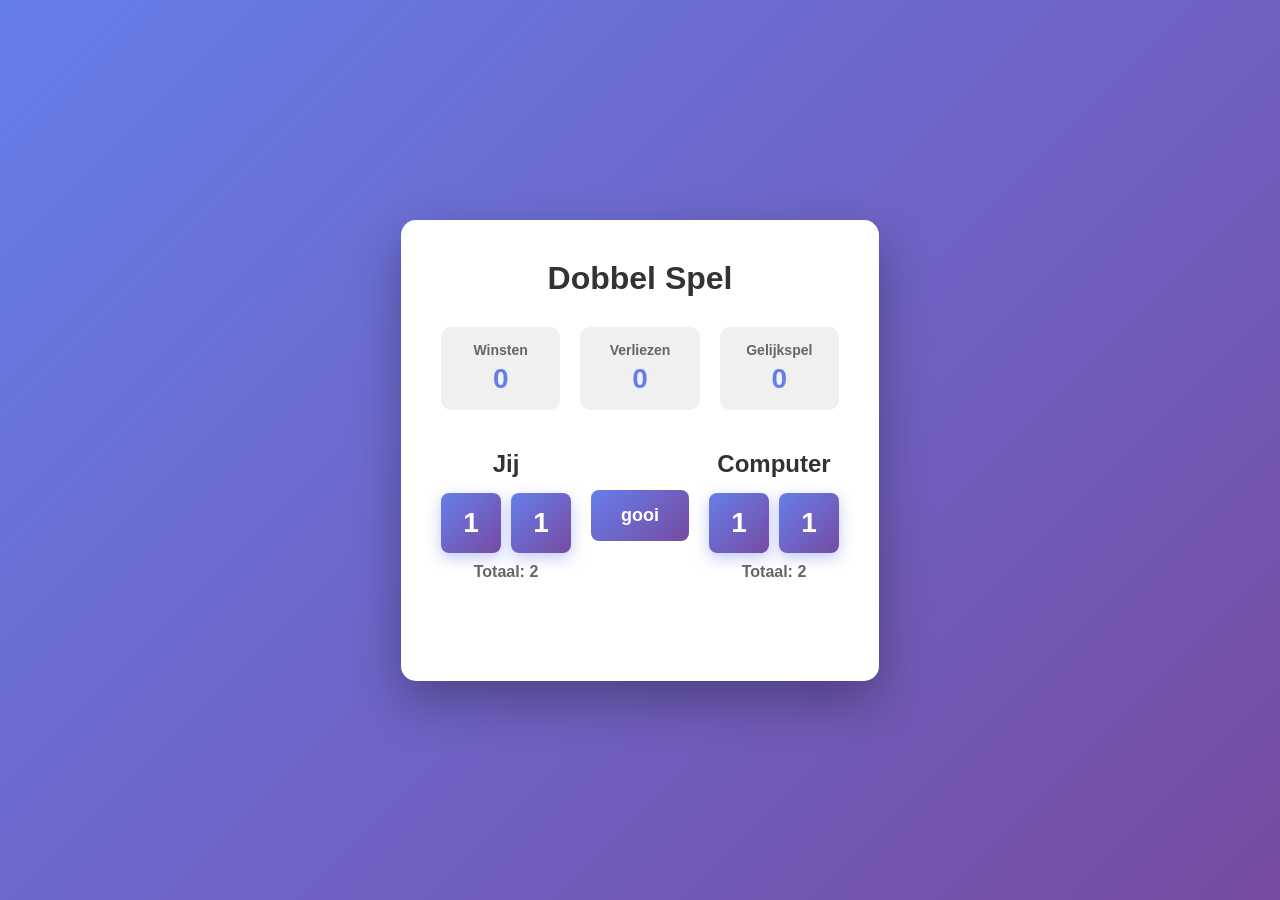
<file: Eindopdracht/dobbel spel/index.html>
<!DOCTYPE html>
<html>
<head>
    <title>Dobbel Spel</title>
    <link rel="stylesheet" href="style.css">
</head>
<body>
    <div class="container">
        <h1>Dobbel Spel</h1>
        
        <div class="score">
            <div class="score-item">
                <h3>Winsten</h3>
                <p id="wins">0</p>
            </div>
            <div class="score-item">
                <h3>Verliezen</h3>
                <p id="losses">0</p>
            </div>
            <div class="score-item">
                <h3>Gelijkspel</h3>
                <p id="draws">0</p>
            </div>
        </div>

        <div class="game">
            <div class="player">
                <h2>Jij</h2>
                <div class="dice-container">
                    <div class="dice" id="player1">1</div>
                    <div class="dice" id="player2">1</div>
                </div>
                <p class="total">Totaal: <span id="playerTotal">2</span></p>
            </div>

            <button id="playBtn" onclick="playGame()">gooi</button>

            <div class="player">
                <h2>Computer</h2>
                <div class="dice-container">
                    <div class="dice" id="computer1">1</div>
                    <div class="dice" id="computer2">1</div>
                </div>
                <p class="total">Totaal: <span id="computerTotal">2</span></p>
            </div>
        </div>

        <p id="result"></p>
    </div>

    <script src="script.js"></script>
</body>
</html>
</file>
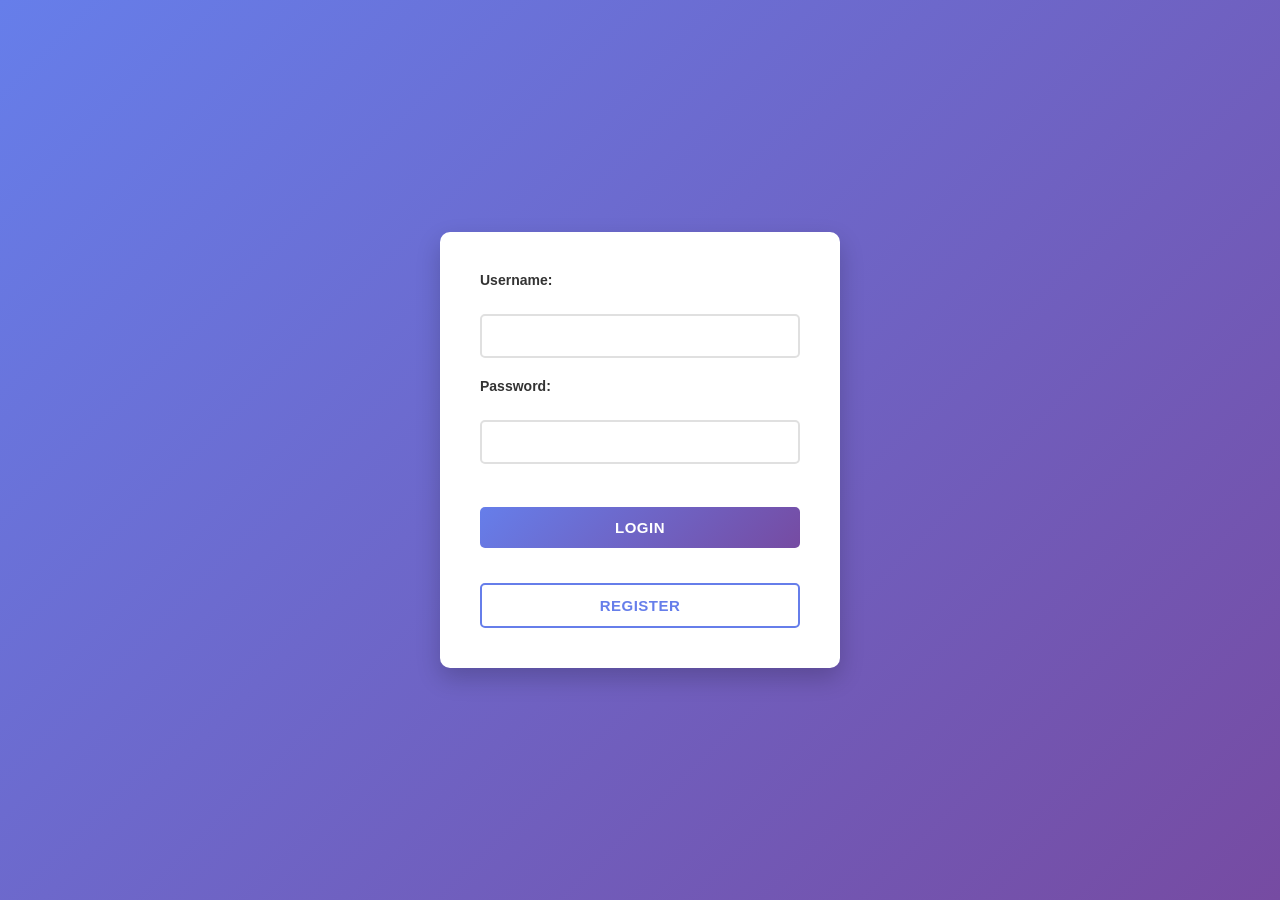
<file: Eindopdracht/login/index.html>
<!DOCTYPE html>
<html lang="en">
<head>
    <meta charset="UTF-8">
    <meta name="viewport" content="width=device-width, initial-scale=1.0">
    <title>Login</title>
    <link rel="stylesheet" href="style.css">
</head>
<body>
    <form onsubmit="login(event)">
        <label for="Username">Username:</label><br>
  <input type="text" id="username" name="username" value="">
  <br>
  <label for="Password">Password:</label>
  <br>
  <input type="password" id="password" name="password" value="">
  <br>
  <br>
  <input type="submit" value="Login">
  <br>
  <input class="register" type="button" value="Register" onclick="register()">
    </form>
    <script src="script.js"></script>
</body>
</html>
</file>
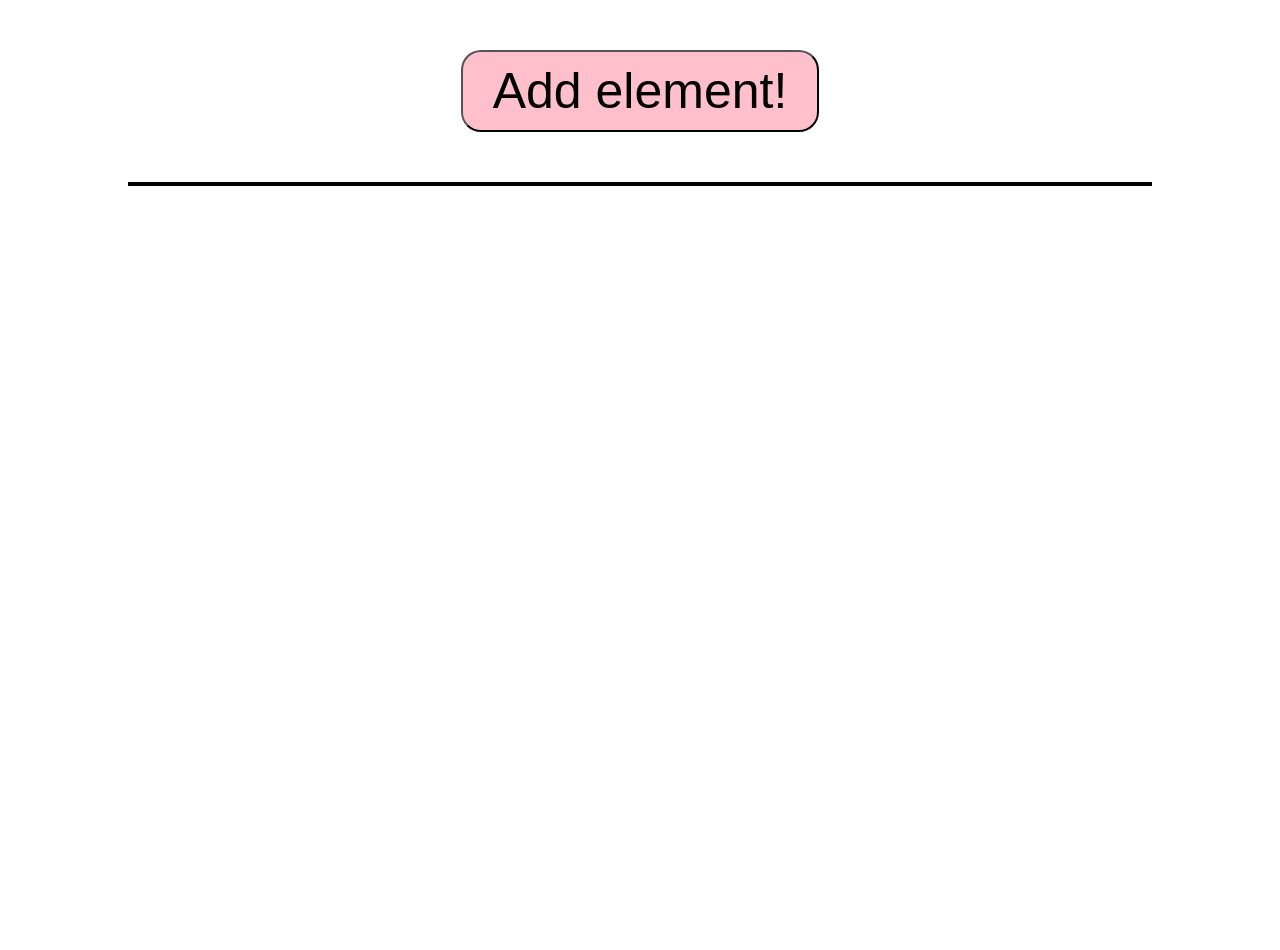
<file: javaScriptDom/opdracht1/htmlStarterFile.html>
<!DOCTYPE html>
<html lang="en">

<head>
  <meta charset="UTF-8" />
  <meta name="viewport" content="width=device-width, initial-scale=1.0" />
  <meta http-equiv="X-UA-Compatible" content="IE=edge, chrome=1" />
  <link rel="shortcut icon" type="image/png" href="#" />

  <title>Javascript-opdracht UI</title>
  <meta name="description" content="Javascript-toets" />

  <style>
    :root {
      --board-primary-color: rgba(191, 128, 64, 1);
      --background-primary-color: rgba(1, 1, 1, 1);
    }

    *,
    *:after,
    *:before {
      margin: 0;
      padding: 0;
      box-sizing: inherit;
    }

    html {
      box-sizing: border-box;
      font-size: 62.5%;
      
    }

    body {
      font-family: "Courier new", monospace;
      line-height: 1.7;
      letter-spacing: 0.1rem;
      word-spacing: 0.1rem;

      min-height: 100vh;
      min-width: 100vw;

      display: flex;
      flex-direction: column;
      justify-content: flex-start;
      align-items: center;

      margin-top: 5rem;
    }

    .button-container {
      display: flex;
      margin-bottom: 5rem;
    }

    .button {
      padding: 1rem 3rem;
      font-size: 5rem;
      background-color: pink;
      border-radius: 2rem;
    }

    .container {
      border: 2px solid black;
      width: 80vw;

      display: flex;
      justify-content: flex-start;
      align-items: center;
      flex-wrap: wrap;
    }

    .container__item {
      flex: 0 0 calc(100% / 7);
      padding: 2rem;

      font-size: 3rem;

      display: flex;
      justify-content: center;
      align-items: center;
    }

    .container__item:nth-child(5n) {
      background-color: red;
    }

    .container__item:nth-child(5n + 1) {
      background-color: blue;
    }

    .container__item:nth-child(5n + 2) {
      background-color: green;
    }

    .container__item:nth-child(5n + 3) {
      background-color: yellow;
    }

    .container__item:nth-child(5n + 4) {
      background-color: purple;
    }
  </style>
</head>

<body>
  <div class="button-container">
    <button onclick="buttonClicked()" class="button-container__item button">Add element!</button>
  </div>
  <div class="container">

  </div>
  <script>
    const div = document.querySelector(".container");

    let i = 0;

    function buttonClicked() {
      if (i === 49) return;

      const item = document.createElement("div");
      item.classList.add("container__item");
      item.textContent = i;
      i++;

      div.appendChild(item);
    }

  </script>
</body>

</html>
</file>
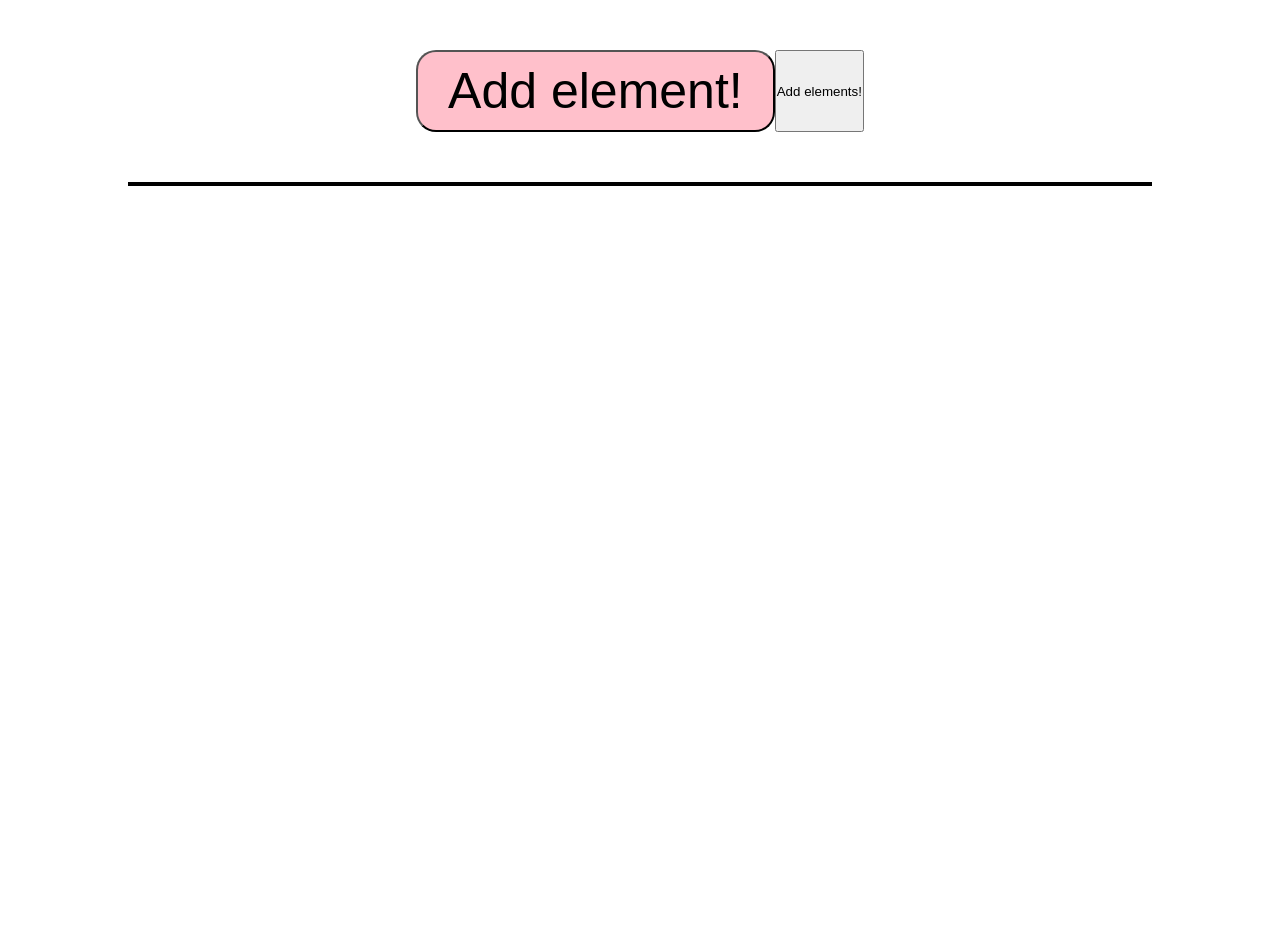
<file: javaScriptDom/opdracht2/htmlStarterFile.html>
<!DOCTYPE html>
<html lang="en">

<head>
  <meta charset="UTF-8" />
  <meta name="viewport" content="width=device-width, initial-scale=1.0" />
  <meta http-equiv="X-UA-Compatible" content="IE=edge, chrome=1" />
  <link rel="shortcut icon" type="image/png" href="#" />

  <title>Javascript-opdracht UI</title>
  <meta name="description" content="Javascript-toets" />

  <style>
    :root {
      --board-primary-color: rgba(191, 128, 64, 1);
      --background-primary-color: rgba(1, 1, 1, 1);
    }

    *,
    *:after,
    *:before {
      margin: 0;
      padding: 0;
      box-sizing: inherit;
    }

    html {
      box-sizing: border-box;
      font-size: 62.5%;

    }

    body {
      font-family: "Courier new", monospace;
      line-height: 1.7;
      letter-spacing: 0.1rem;
      word-spacing: 0.1rem;

      min-height: 100vh;
      min-width: 100vw;

      display: flex;
      flex-direction: column;
      justify-content: flex-start;
      align-items: center;

      margin-top: 5rem;
    }

    .button-container {
      display: flex;
      margin-bottom: 5rem;
    }

    .button {
      padding: 1rem 3rem;
      font-size: 5rem;
      background-color: pink;
      border-radius: 2rem;
    }

    .container {
      border: 2px solid black;
      width: 80vw;

      display: flex;
      justify-content: flex-start;
      align-items: center;
      flex-wrap: wrap;
    }

    .container__item {
      flex: 0 0 calc(100% / 7);
      padding: 2rem;

      font-size: 3rem;

      display: flex;
      justify-content: center;
      align-items: center;
    }

    .container__item:nth-child(5n) {
      background-color: red;
    }

    .container__item:nth-child(5n + 1) {
      background-color: blue;
    }

    .container__item:nth-child(5n + 2) {
      background-color: green;
    }

    .container__item:nth-child(5n + 3) {
      background-color: yellow;
    }

    .container__item:nth-child(5n + 4) {
      background-color: purple;
    }
  </style>
</head>

<body>
  <div class="button-container">
    <button onclick="buttonClicked()" class="button-container__item button">Add element!</button>
    <button onclick="buttonClicked2()" class="button-container__item button2">Add elements!</button>
  </div>
  <div class="container">

  </div>
  <script>
    const div = document.querySelector(".container");

    let i = 0;

    function buttonClicked() {
      if (i === 49) return;

      const item = document.createElement("div");
      item.classList.add("container__item");
      item.textContent = i;
      i++;

      div.appendChild(item);
    }



    function buttonClicked2() {
      const current = div.children.length;
      if (current >= 49) return;

      for (let x = current; x < 49; x++) {
        const item = document.createElement("div");
        item.classList.add("container__item");
        item.textContent = i;
        i++;

        div.appendChild(item);
      }
    }



  </script>
</body>

</html>
</file>
<file: Eindopdracht/dobbel spel/style.css>
* {
    margin: 0;
    padding: 0;
    box-sizing: border-box;
}

body {
    font-family: Arial, sans-serif;
    background: linear-gradient(135deg, #667eea 0%, #764ba2 100%);
    min-height: 100vh;
    display: flex;
    justify-content: center;
    align-items: center;
}

.container {
    background: white;
    padding: 40px;
    border-radius: 15px;
    box-shadow: 0 20px 50px rgba(0, 0, 0, 0.3);
    text-align: center;
    max-width: 600px;
}

h1 {
    color: #333;
    margin-bottom: 30px;
    font-size: 32px;
}

.score {
    display: flex;
    justify-content: space-around;
    margin-bottom: 40px;
    gap: 20px;
}

.score-item {
    background: #f0f0f0;
    padding: 15px;
    border-radius: 10px;
    flex: 1;
}

.score-item h3 {
    color: #666;
    font-size: 14px;
    margin-bottom: 5px;
}

.score-item p {
    font-size: 28px;
    color: #667eea;
    font-weight: bold;
}

.game {
    display: flex;
    justify-content: space-around;
    align-items: center;
    margin: 30px 0;
    gap: 20px;
}

.player {
    flex: 1;
}

.player h2 {
    color: #333;
    margin-bottom: 15px;
}

.dice-container {
    display: flex;
    gap: 10px;
    justify-content: center;
    margin-bottom: 10px;
}

.dice {
    width: 60px;
    height: 60px;
    background: linear-gradient(135deg, #667eea 0%, #764ba2 100%);
    color: white;
    border-radius: 8px;
    display: flex;
    justify-content: center;
    align-items: center;
    font-size: 28px;
    font-weight: bold;
    box-shadow: 0 5px 15px rgba(102, 126, 234, 0.4);
}

.dice.roll {
    animation: rollDice 0.6s ease-in-out;
}

@keyframes rollDice {
    0% {
        transform: rotateX(0deg) rotateY(0deg);
    }
    50% {
        transform: rotateX(720deg) rotateY(720deg) scale(1.1);
    }
    100% {
        transform: rotateX(0deg) rotateY(0deg);
    }
}

.total {
    color: #666;
    font-weight: bold;
    font-size: 16px;
}

#playBtn {
    padding: 15px 30px;
    font-size: 18px;
    background: linear-gradient(135deg, #667eea 0%, #764ba2 100%);
    color: white;
    border: none;
    border-radius: 8px;
    cursor: pointer;
    transition: all 0.3s;
    font-weight: bold;
}

#playBtn:hover {
    transform: scale(1.05);
    box-shadow: 0 10px 25px rgba(102, 126, 234, 0.4);
}

#playBtn:disabled {
    opacity: 0.5;
    cursor: not-allowed;
}

#result {
    margin-top: 30px;
    font-size: 20px;
    font-weight: bold;
    color: #333;
    min-height: 30px;
}
</file>
<file: Eindopdracht/login/style.css>
* {
    margin: 0;
    padding: 0;
    box-sizing: border-box;
}

body {
    font-family: 'Segoe UI', Tahoma, Geneva, Verdana, sans-serif;
    background: linear-gradient(135deg, #667eea 0%, #764ba2 100%);
    min-height: 100vh;
    display: flex;
    justify-content: center;
    align-items: center;
}

form {
    background: white;
    padding: 40px;
    border-radius: 10px;
    box-shadow: 0 10px 25px rgba(0, 0, 0, 0.2);
    width: 100%;
    max-width: 400px;
    animation: slideUp 0.5s ease-out;
}

@keyframes slideUp {
    from {
        opacity: 0;
        transform: translateY(30px);
    }
    to {
        opacity: 1;
        transform: translateY(0);
    }
}

label {
    display: block;
    margin-top: 20px;
    margin-bottom: 8px;
    color: #333;
    font-weight: 600;
    font-size: 14px;
}

label:first-of-type {
    margin-top: 0;
}

input[type="text"],
input[type="password"] {
    width: 100%;
    padding: 12px 15px;
    border: 2px solid #e0e0e0;
    border-radius: 5px;
    font-size: 14px;
    transition: all 0.3s ease;
    font-family: inherit;
}

input[type="text"]:focus,
input[type="password"]:focus {
    outline: none;
    border-color: #667eea;
    box-shadow: 0 0 0 3px rgba(102, 126, 234, 0.1);
}

input[type="submit"],
input[type="button"] {
    width: 100%;
    padding: 12px;
    margin-top: 25px;
    border: none;
    border-radius: 5px;
    font-size: 15px;
    font-weight: 600;
    cursor: pointer;
    transition: all 0.3s ease;
    text-transform: uppercase;
    letter-spacing: 0.5px;
}

input[type="submit"] {
    background: linear-gradient(135deg, #667eea 0%, #764ba2 100%);
    color: white;
    margin-bottom: 10px;
}

input[type="submit"]:hover {
    transform: translateY(-2px);
    box-shadow: 0 5px 15px rgba(102, 126, 234, 0.4);
}

input[type="submit"]:active {
    transform: translateY(0);
}

input.register {
    background: white;
    color: #667eea;
    border: 2px solid #667eea;
}

input.register:hover {
    background: #667eea;
    color: white;
    transform: translateY(-2px);
    box-shadow: 0 5px 15px rgba(102, 126, 234, 0.4);
}

input.register:active {
    transform: translateY(0);
}

/* Responsive design */
@media (max-width: 480px) {
    form {
        padding: 30px 20px;
        margin: 20px;
    }
    
    input[type="text"],
    input[type="password"] {
        padding: 10px 12px;
        font-size: 13px;
    }
}
</file>
